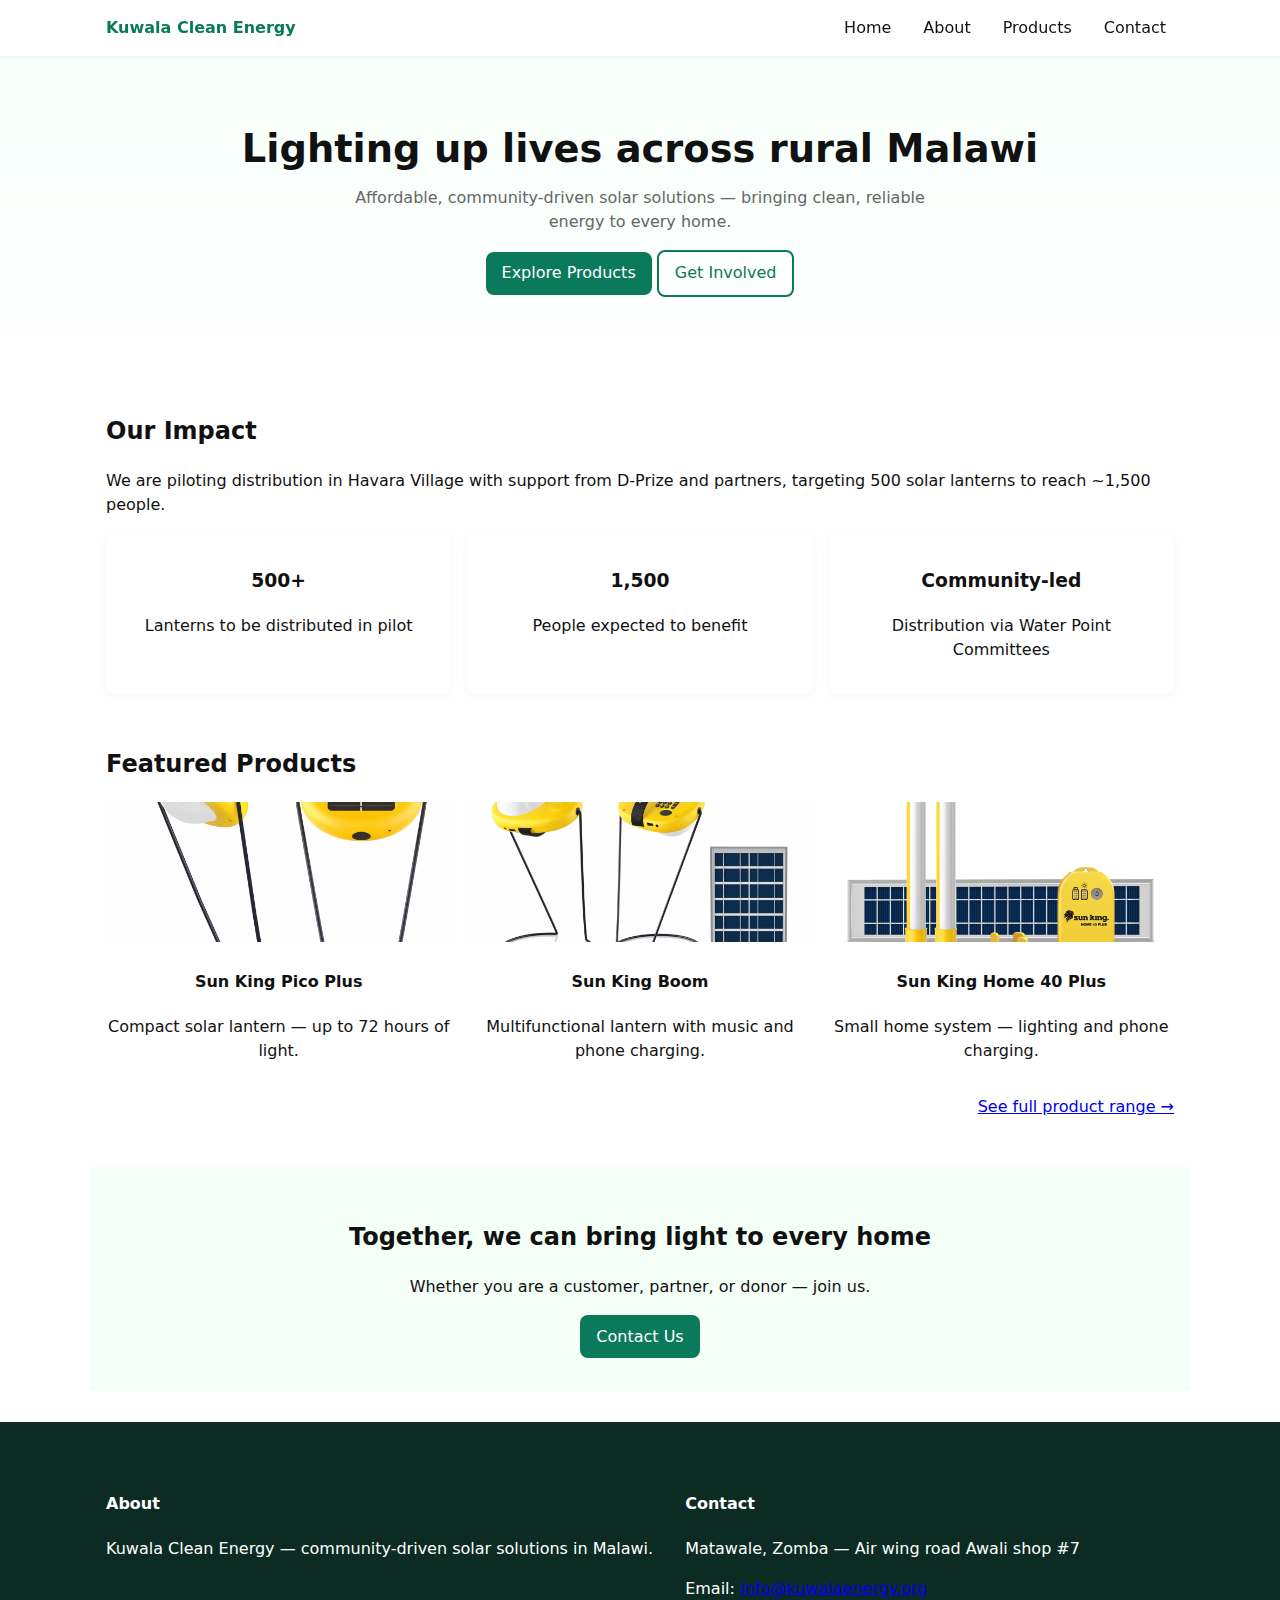
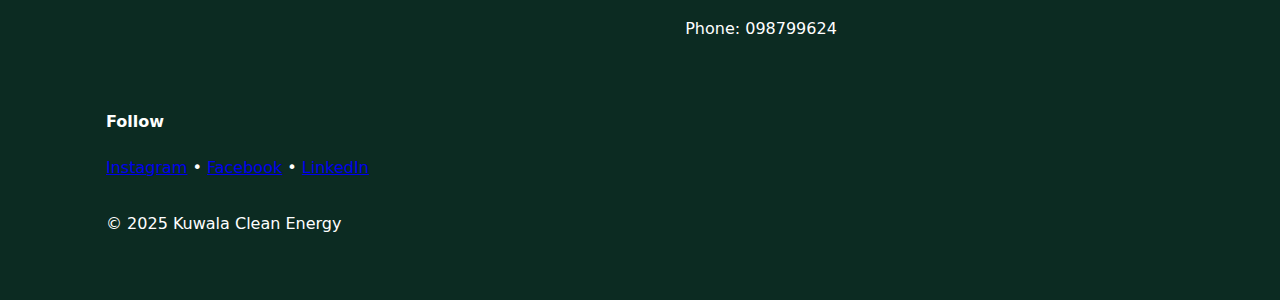
<file: index.html>
<!doctype html>
<html lang="en">
<head>
  <meta charset="utf-8" />
  <meta name="viewport" content="width=device-width,initial-scale=1" />
  <title>Kuwala Clean Energy — Home</title>
  <link rel="stylesheet" href="/css/style.css">
</head>
<body>
  <header class="site-header">
    <div class="container nav-wrap">
      <a class="brand" href="/index.html">Kuwala Clean Energy</a>
      <button id="nav-toggle" class="nav-toggle" aria-label="Open menu">☰</button>
      <nav id="main-nav" class="main-nav">
        <ul>
          <li><a href="/index.html">Home</a></li>
          <li><a href="/about.html">About</a></li>
          <li><a href="/products.html">Products</a></li>
          <li><a href="/contact.html">Contact</a></li>
        </ul>
      </nav>
    </div>
  </header>

  <main>
    <section class="hero">
      <div class="container">
        <h1>Lighting up lives across rural Malawi</h1>
        <p class="lead">Affordable, community-driven solar solutions — bringing clean, reliable energy to every home.</p>
        <p class="ctas">
          <a class="btn" href="/products.html">Explore Products</a>
          <a class="btn btn-outline" href="/contact.html">Get Involved</a>
        </p>
      </div>
    </section>

    <section class="impact container">
      <h2>Our Impact</h2>
      <p>We are piloting distribution in Havara Village with support from D-Prize and partners, targeting 500 solar lanterns to reach ~1,500 people.</p>
      <div class="cards">
        <article class="card">
          <h3>500+</h3>
          <p>Lanterns to be distributed in pilot</p>
        </article>
        <article class="card">
          <h3>1,500</h3>
          <p>People expected to benefit</p>
        </article>
        <article class="card">
          <h3>Community-led</h3>
          <p>Distribution via Water Point Committees</p>
        </article>
      </div>
    </section>

    <section class="products-preview container">
      <h2>Featured Products</h2>
      <div class="product-list">
        <article class="product">
          <img src="images/SK-121-PICO-BACK-FRONT-030422-copy-scaled.jpg" alt="Sun King Pico Plus - placeholder">
          <h4>Sun King Pico Plus</h4>
          <p>Compact solar lantern — up to 72 hours of light.</p>
        </article>
        <article class="product">
          <img src="images/SK-321-BOOM-01-FRONT-BACK-02-022622-scaled.jpg" alt="Sun King Boom - placeholder">
          <h4>Sun King Boom</h4>
          <p>Multifunctional lantern with music and phone charging.</p>
        </article>
        <article class="product">
          <img src="images/Home-40-Plus_v1-copy.png" alt="Sun King Home 40 Plus - placeholder">
          <h4>Sun King Home 40 Plus</h4>
          <p>Small home system — lighting and phone charging.</p>
        </article>
      </div>
      <p class="more"><a href="/products.html">See full product range →</a></p>
    </section>

    <section class="cta-low container">
      <h2>Together, we can bring light to every home</h2>
      <p>Whether you are a customer, partner, or donor — join us.</p>
      <a class="btn" href="/contact.html">Contact Us</a>
    </section>

  </main>

  <footer class="site-footer">
    <div class="container">
      <div class="footer-grid">
        <div>
          <h4>About</h4>
          <p>Kuwala Clean Energy — community-driven solar solutions in Malawi.</p>
        </div>
        <div>
          <h4>Contact</h4>
          <p>Matawale, Zomba — Air wing road Awali shop #7</p>
          <p>Email: <a href="mailto:info@kuwalaenergy.org">info@kuwalaenergy.org</a></p>
          <p>Phone: 098799624</p>
        </div>
        <div>
          <h4>Follow</h4>
          <p><a href="#">Instagram</a> • <a href="#">Facebook</a> • <a href="#">LinkedIn</a></p>
        </div>
      </div>
      <p class="copyright">© 2025 Kuwala Clean Energy</p>
    </div>
  </footer>

  <script src="/js/main.js"></script>
</body>
</html>
</file>
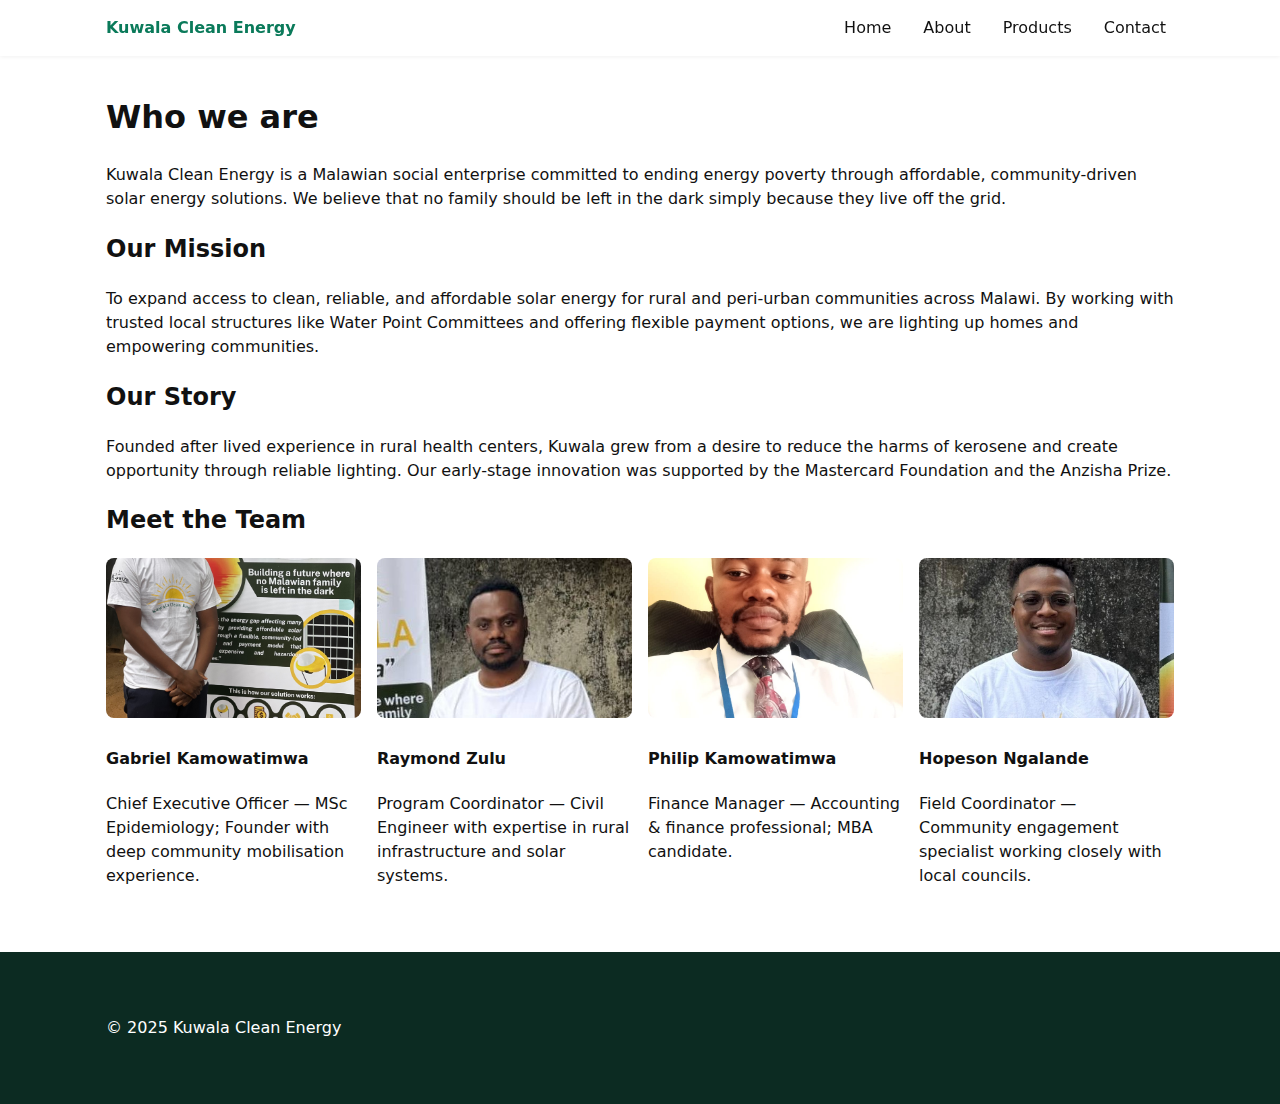
<file: about.html>
<!doctype html>
<html lang="en">
<head>
  <meta charset="utf-8" />
  <meta name="viewport" content="width=device-width,initial-scale=1" />
  <title>About — Kuwala Clean Energy</title>
  <link rel="stylesheet" href="/css/style.css">
</head>
<body>
  <header class="site-header">
    <div class="container nav-wrap">
      <a class="brand" href="/index.html">Kuwala Clean Energy</a>
      <button id="nav-toggle-2" class="nav-toggle" aria-label="Open menu">☰</button>
      <nav id="main-nav-2" class="main-nav">
        <ul>
          <li><a href="/index.html">Home</a></li>
          <li><a href="/about.html" aria-current="page">About</a></li>
          <li><a href="/products.html">Products</a></li>
          <li><a href="/contact.html">Contact</a></li>
        </ul>
      </nav>
    </div>
  </header>

  <main class="container">
    <article class="about">
      <h1>Who we are</h1>
      <p>Kuwala Clean Energy is a Malawian social enterprise committed to ending energy poverty through affordable, community-driven solar energy solutions. We believe that no family should be left in the dark simply because they live off the grid.</p>

      <h2>Our Mission</h2>
      <p>To expand access to clean, reliable, and affordable solar energy for rural and peri-urban communities across Malawi. By working with trusted local structures like Water Point Committees and offering flexible payment options, we are lighting up homes and empowering communities.</p>

      <h2>Our Story</h2>
      <p>Founded after lived experience in rural health centers, Kuwala grew from a desire to reduce the harms of kerosene and create opportunity through reliable lighting. Our early-stage innovation was supported by the Mastercard Foundation and the Anzisha Prize.</p>

      <h2>Meet the Team</h2>
      <div class="team-grid">
        <div class="member">
          <img src="images/Gabriel Kamowatimwa.jpg" alt="Gabriel Kamowatimwa — CEO">
          <h4>Gabriel Kamowatimwa</h4>
          <p>Chief Executive Officer — MSc Epidemiology; Founder with deep community mobilisation experience.</p>
        </div>
        <div class="member">
          <img src="images/Raymond Zulu.jpg" alt="Raymond Zulu — Program Coordinator">
          <h4>Raymond Zulu</h4>
          <p>Program Coordinator — Civil Engineer with expertise in rural infrastructure and solar systems.</p>
        </div>
        <div class="member">
          <img src="images/Philip Kamowatimwa.jpg" alt="Philip Kamowatimwa — Finance Manager">
          <h4>Philip Kamowatimwa</h4>
          <p>Finance Manager — Accounting & finance professional; MBA candidate.</p>
        </div>
        <div class="member">
          <img src="images/Hope Ngalande.jpg" alt="Hopeson Ngalande — Field Coordinator">
          <h4>Hopeson Ngalande</h4>
          <p>Field Coordinator — Community engagement specialist working closely with local councils.</p>
        </div>
      </div>

    </article>
  </main>

  <footer class="site-footer">
    <div class="container">
      <p>© 2025 Kuwala Clean Energy</p>
    </div>
  </footer>

  <script src="/js/main.js"></script>
</body>
</html>
</file>
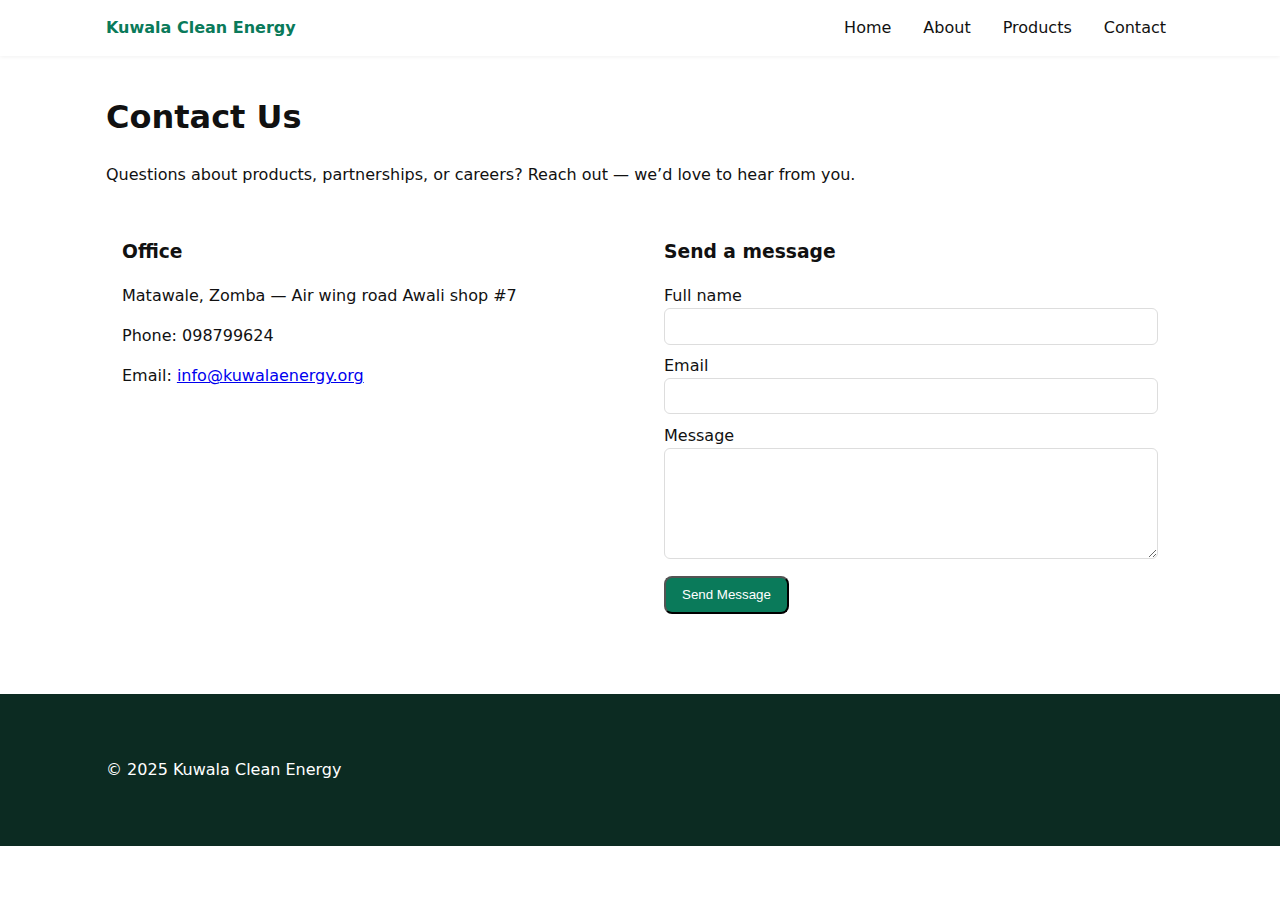
<file: contact.html>
<!doctype html>
<html lang="en">
<head>
  <meta charset="utf-8" />
  <meta name="viewport" content="width=device-width,initial-scale=1" />
  <title>Contact — Kuwala Clean Energy</title>
  <link rel="stylesheet" href="/css/style.css">
</head>
<body>
  <header class="site-header">
    <div class="container nav-wrap">
      <a class="brand" href="/index.html">Kuwala Clean Energy</a>
      <button id="nav-toggle-4" class="nav-toggle" aria-label="Open menu">☰</button>
      <nav id="main-nav-4" class="main-nav">
        <ul>
          <li><a href="/index.html">Home</a></li>
          <li><a href="/about.html">About</a></li>
          <li><a href="/products.html">Products</a></li>
          <li><a href="/contact.html" aria-current="page">Contact</a></li>
        </ul>
      </nav>
    </div>
  </header>

  <main class="container">
    <h1>Contact Us</h1>
    <p>Questions about products, partnerships, or careers? Reach out — we’d love to hear from you.</p>

    <section class="contact-grid">
      <div class="contact-card">
        <h3>Office</h3>
        <p>Matawale, Zomba — Air wing road Awali shop #7</p>
        <p>Phone: 098799624</p>
        <p>Email: <a href="mailto:info@kuwalaenergy.org">info@kuwalaenergy.org</a></p>
      </div>

      <form id="contactForm" class="contact-form" novalidate>
        <h3>Send a message</h3>
        <label for="name">Full name</label>
        <input id="name" name="name" type="text" required>

        <label for="email">Email</label>
        <input id="email" name="email" type="email" required>

        <label for="message">Message</label>
        <textarea id="message" name="message" rows="6" required></textarea>

        <button type="submit" class="btn">Send Message</button>
        <p id="formMessage" class="form-message" aria-live="polite"></p>
      </form>
    </section>

  </main>

  <footer class="site-footer">
    <div class="container">
      <p>© 2025 Kuwala Clean Energy</p>
    </div>
  </footer>

  <script src="/js/main.js"></script>
</body>
</html>
</file>
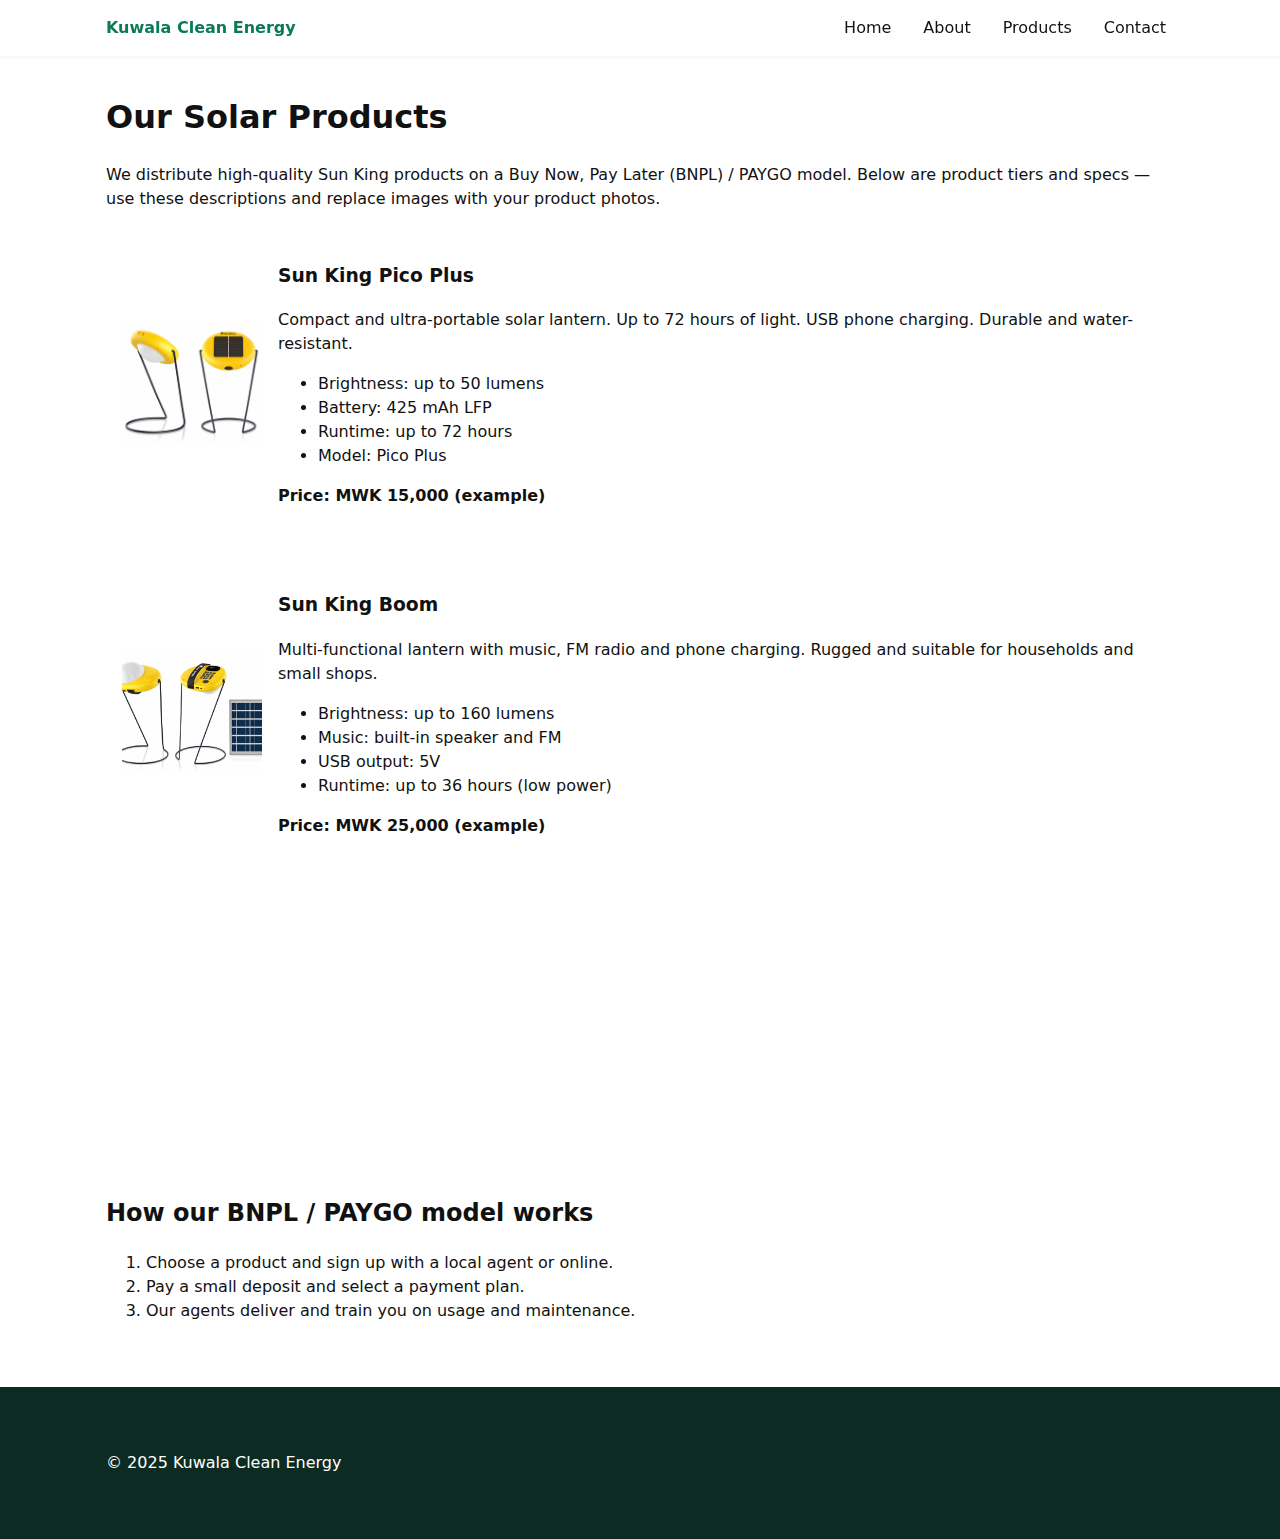
<file: products.html>
<!doctype html>
<html lang="en">
<head>
  <meta charset="utf-8" />
  <meta name="viewport" content="width=device-width,initial-scale=1" />
  <title>Products — Kuwala Clean Energy</title>
  <link rel="stylesheet" href="/css/style.css">
</head>
<body>
  <header class="site-header">
    <div class="container nav-wrap">
      <a class="brand" href="/index.html">Kuwala Clean Energy</a>
      <button id="nav-toggle-3" class="nav-toggle" aria-label="Open menu">☰</button>
      <nav id="main-nav-3" class="main-nav">
        <ul>
          <li><a href="/index.html">Home</a></li>
          <li><a href="/about.html">About</a></li>
          <li><a href="/products.html" aria-current="page">Products</a></li>
          <li><a href="/contact.html">Contact</a></li>
        </ul>
      </nav>
    </div>
  </header>

  <main class="container">
    <h1>Our Solar Products</h1>
    <p>We distribute high-quality Sun King products on a Buy Now, Pay Later (BNPL) / PAYGO model. Below are product tiers and specs — use these descriptions and replace images with your product photos.</p>

    <section class="product-catalog">
      <article class="product-card">
        <img src="images/SK-121-PICO-BACK-FRONT-030422-copy-scaled.jpg" alt="Sun King Pico Plus">
        <div>
          <h3>Sun King Pico Plus</h3>
          <p>Compact and ultra-portable solar lantern. Up to 72 hours of light. USB phone charging. Durable and water-resistant.</p>
          <ul>
            <li>Brightness: up to 50 lumens</li>
            <li>Battery: 425 mAh LFP</li>
            <li>Runtime: up to 72 hours</li>
            <li>Model: Pico Plus</li>
          </ul>
          <p class="price">Price: MWK 15,000 (example)</p>
        </div>
      </article>

      <article class="product-card">
        <img src="images/SK-321-BOOM-01-FRONT-BACK-02-022622-scaled.jpg" alt="Sun King Boom">
        <div>
          <h3>Sun King Boom</h3>
          <p>Multi-functional lantern with music, FM radio and phone charging. Rugged and suitable for households and small shops.</p>
          <ul>
            <li>Brightness: up to 160 lumens</li>
            <li>Music: built-in speaker and FM</li>
            <li>USB output: 5V</li>
            <li>Runtime: up to 36 hours (low power)</li>
          </ul>
          <p class="price">Price: MWK 25,000 (example)</p>
        </div>
      </article>

      <article class="product-card">
        <img src="images/Home-40-Plus_v1-copy.png" alt="Sun King Home 40 Plus">
        <div>
          <h3>Sun King Home 40 Plus</h3>
          <p>Small home system with two tube lights and USB charging. PAYGO compatible.</p>
          <ul>
            <li>Brightness: up to 400 lumens total</li>
            <li>Panel: 5.5W polycrystalline</li>
            <li>Battery: 2550 mAh</li>
            <li>Runtime: up to 30 hours</li>
          </ul>
          <p class="price">Price: MWK 60,000 (example)</p>
        </div>
      </article>

    </section>

    <section class="how-it-works">
      <h2>How our BNPL / PAYGO model works</h2>
      <ol>
        <li>Choose a product and sign up with a local agent or online.</li>
        <li>Pay a small deposit and select a payment plan.</li>
        <li>Our agents deliver and train you on usage and maintenance.</li>
      </ol>
    </section>

  </main>

  <footer class="site-footer">
    <div class="container">
      <p>© 2025 Kuwala Clean Energy</p>
    </div>
  </footer>

  <script src="/js/main.js"></script>
</body>
</html>
</file>
<file: css/style.css>
:root{
  --accent:#0a7a5a;
  --muted:#666;
  --max-width:1100px;
}
*{box-sizing:border-box}
body{font-family:system-ui,-apple-system,Segoe UI,Roboto,'Helvetica Neue',Arial;line-height:1.5;margin:0;color:#111}
.container{max-width:var(--max-width);margin:0 auto;padding:1rem}
.site-header{background:#fff;box-shadow:0 1px 4px rgba(0,0,0,.06);position:sticky;top:0;z-index:50}
.nav-wrap{display:flex;align-items:center;justify-content:space-between}
.brand{font-weight:700;color:var(--accent);text-decoration:none}
.main-nav ul{list-style:none;margin:0;padding:0;display:flex;gap:1rem}
.main-nav a{text-decoration:none;color:inherit;padding:.5rem}
.nav-toggle{display:none;background:none;border:0;font-size:1.3rem}
.hero{background:linear-gradient(180deg, #f6fffa, #ffffff);padding:3rem 0;text-align:center}
.hero h1{margin:0 0 .5rem;font-size:clamp(1.5rem,3vw,2.5rem)}
.lead{color:var(--muted);max-width:60ch;margin:0.5rem auto 1rem}
.btn{background:var(--accent);color:#fff;padding:.6rem 1rem;border-radius:8px;text-decoration:none;display:inline-block}
.btn-outline{background:none;border:2px solid var(--accent);color:var(--accent)}
.impact .cards{display:flex;gap:1rem;margin-top:1rem;flex-wrap:wrap}
.card{flex:1;min-width:180px;background:#fff;padding:1rem;border-radius:8px;box-shadow:0 2px 8px rgba(0,0,0,.04);text-align:center}
.products-preview .product-list{display:flex;gap:1rem;flex-wrap:wrap}
.product{flex:1;min-width:180px;text-align:center}
.product img{width:100%;height:140px;object-fit:cover;border-radius:6px}
.cta-low{background:#f3fff7;padding:2rem;margin-top:1rem;text-align:center}
.site-footer{background:#0c2b22;color:#fff;padding:2rem 0;margin-top:2rem}
.footer-grid{display:flex;gap:2rem;flex-wrap:wrap}
.team-grid{display:grid;grid-template-columns:repeat(auto-fit,minmax(220px,1fr));gap:1rem}
.member img{width:100%;height:160px;object-fit:cover;border-radius:8px}
.product-catalog{display:grid;grid-template-columns:1fr;gap:1rem}
.product-card{display:flex;gap:1rem;align-items:center;background:#fff;padding:1rem;border-radius:8px}
.product-card img{width:140px;height:120px;object-fit:cover;border-radius:6px}
.contact-grid{display:grid;grid-template-columns:1fr 1fr;gap:1rem}
.contact-card{background:#fff;padding:1rem;border-radius:8px}
.contact-form{background:#fff;padding:1rem;border-radius:8px}
input,textarea{width:100%;padding:.6rem;border:1px solid #ddd;border-radius:6px;margin-bottom:.6rem}
.form-message{color:var(--accent);margin-top:.5rem}
.price{font-weight:700}
@media (max-width:800px){
  .main-nav{display:none}
  .nav-toggle{display:block}
  .product-card{flex-direction:column;align-items:flex-start}
  .contact-grid{grid-template-columns:1fr}
}

/* simple utility */
.more{text-align:right}
</file>
